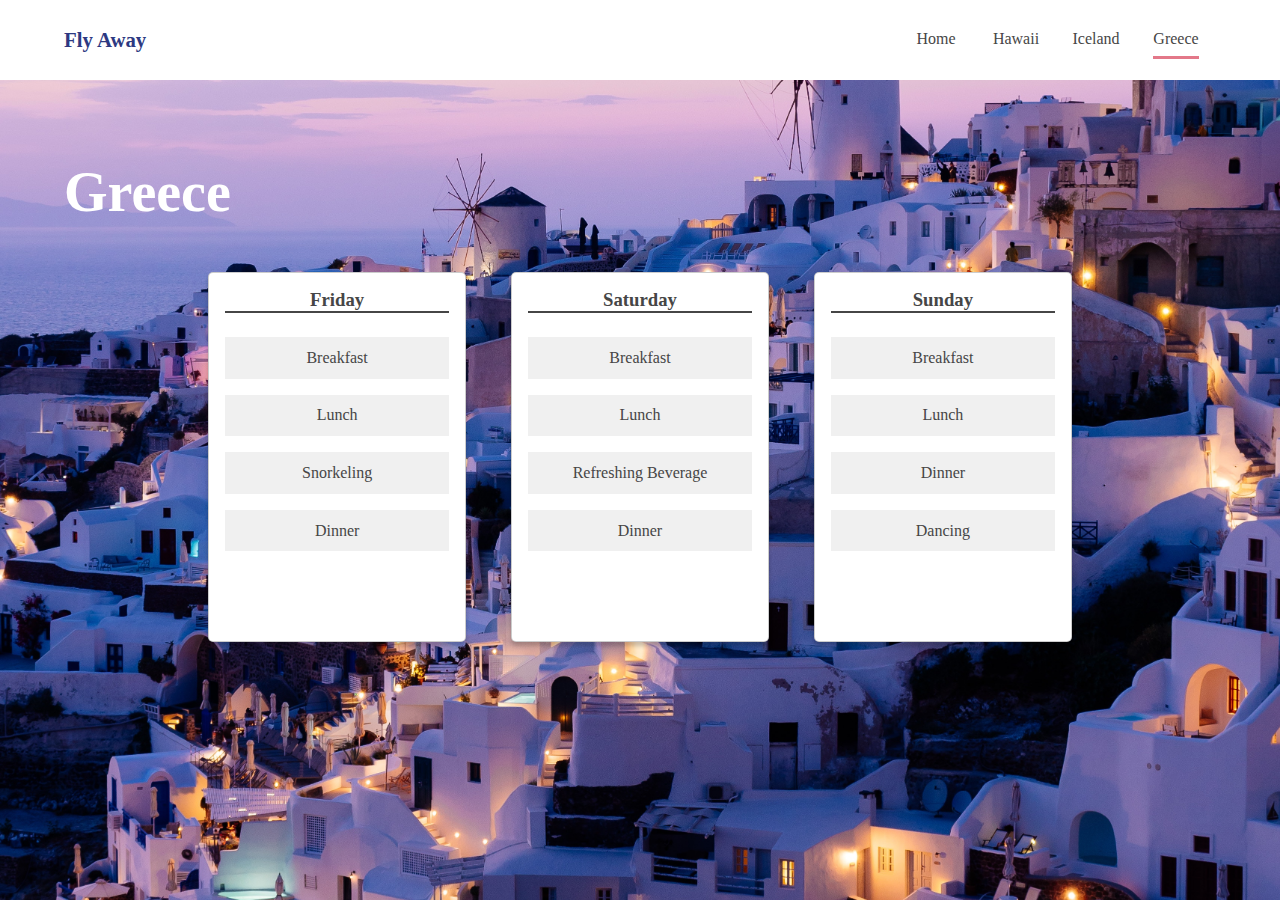
<file: Pages/Greece.html>
<!DOCTYPE html>
<html lang="en">
<head>
  <meta charset="UTF-8">
  <meta name="viewport" content="width=device-width, initial-scale=1.0">
  <title>Greece</title>
  <link rel="stylesheet" href="../css/destination.css">
</head>
<body class="background-image background-image__greece">
  <header>
    <nav class="nav-bar">
      <a href="../index.html" class="nav-bar__logo">Fly Away</a>
      <div class="nav-bar__links">
        <ul class="nav-bar__list">
          <li class="nav-bar__item"><a href="../index.html" class="nav-bar__anchor">Home</a></li>
          <li class="nav-bar__item"><a href="Hawaii.html" class="nav-bar__anchor">Hawaii</a></li>
          <li class="nav-bar__item"><a href="Iceland.html" class="nav-bar__anchor">Iceland</a></li>
          <li class="nav-bar__item"><a href="Greece.html" class="nav-bar__anchor nav-bar__active">Greece</a></li>
        </ul>
      </div>
    </nav>
  </header>

  <section class="daily-activities">
    <h1>Greece</h1>
    <div class="daily-activities__container">
      <div class="daily-activities__by-day">
        <h3 class="daily-activities__header">Friday</h3>
        <ul class="daily-activities__list">
          <li class="daily-activities__item">Breakfast</li>
          <li class="daily-activities__item">Lunch</li>
          <li class="daily-activities__item">Snorkeling</li>
          <li class="daily-activities__item">Dinner</li>
        </ul>
      </div>

      <div class="daily-activities__by-day">
        <h3 class="daily-activities__header">Saturday</h3>
        <ul class="daily-activities__list">
          <li class="daily-activities__item">Breakfast</li>
          <li class="daily-activities__item">Lunch</li>
          <li class="daily-activities__item">Refreshing Beverage</li>
          <li class="daily-activities__item">Dinner</li>
        </ul>
      </div>

      <div class="daily-activities__by-day">
        <h3 class="daily-activities__header">Sunday</h3>
        <ul class="daily-activities__list">
          <li class="daily-activities__item">Breakfast</li>
          <li class="daily-activities__item">Lunch</li>
          <li class="daily-activities__item">Dinner</li>
          <li class="daily-activities__item">Dancing</li>
        </ul>
      </div>
    </div>
  </section>

</body>
</html>
</file>
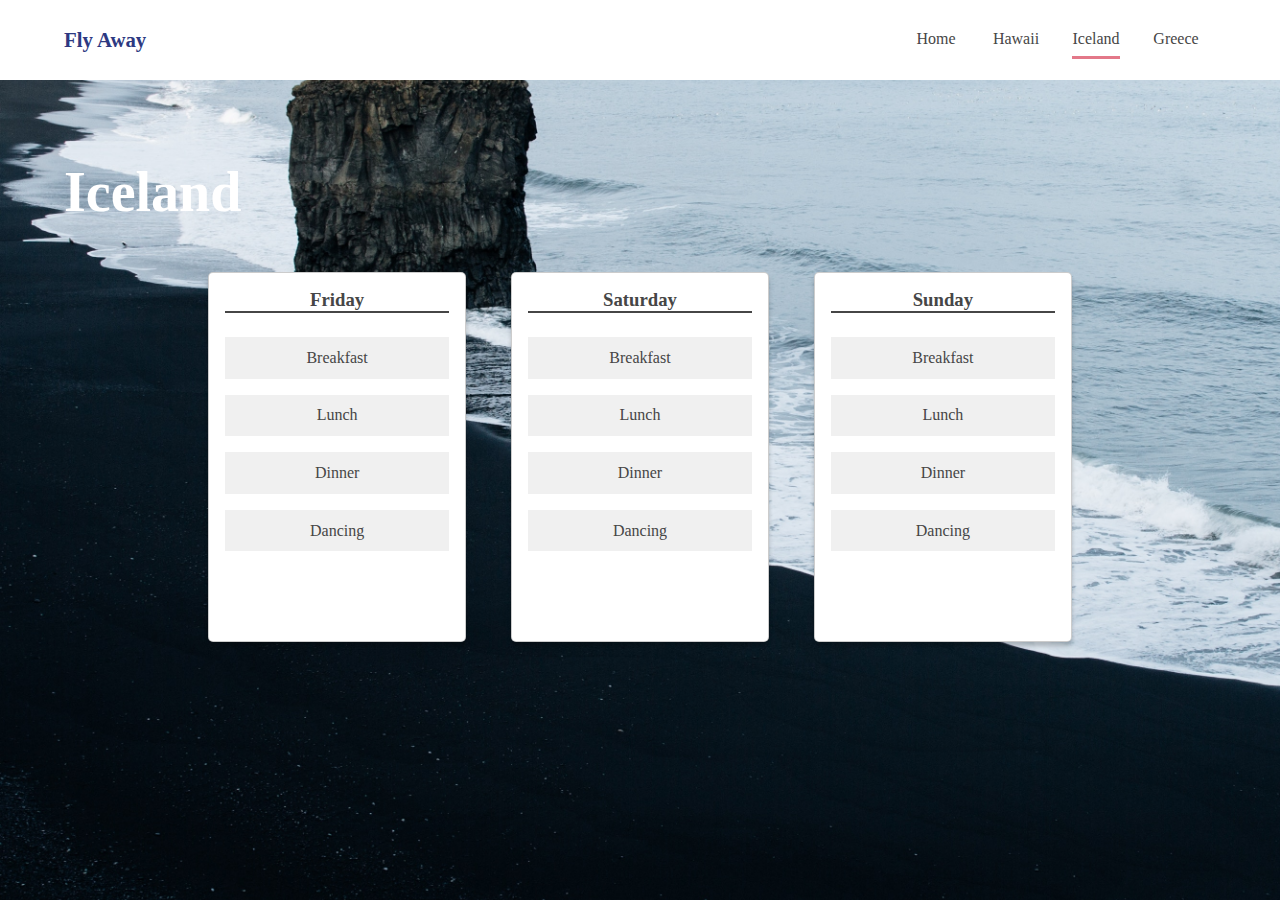
<file: Pages/Iceland.html>
<!DOCTYPE html>
<html lang="en">
<head>
  <meta charset="UTF-8">
  <meta name="viewport" content="width=device-width, initial-scale=1.0">
  <title>Iceland</title>
  <link rel="stylesheet" href="../css/destination.css">
</head>
<body class="background-image background-image__iceland">
  <header>
    <nav class="nav-bar">
      <a href="../index.html" class="nav-bar__logo">Fly Away</a>
      <div class="nav-bar__links">
        <ul class="nav-bar__list">
          <li class="nav-bar__item"><a href="../index.html" class="nav-bar__anchor">Home</a></li>
          <li class="nav-bar__item"><a href="Hawaii.html" class="nav-bar__anchor">Hawaii</a></li>
          <li class="nav-bar__item"><a href="Iceland.html" class="nav-bar__anchor nav-bar__active">Iceland</a></li>
          <li class="nav-bar__item"><a href="Greece.html" class="nav-bar__anchor">Greece</a></li>
        </ul>
      </div>
    </nav>
  </header>

  <section class="daily-activities">
    <h1>Iceland</h1>
    <div class="daily-activities__container">
      <div class="daily-activities__by-day">
        <h3 class="daily-activities__header">Friday</h3>
        <ul class="daily-activities__list">
          <li class="daily-activities__item">Breakfast</li>
          <li class="daily-activities__item">Lunch</li>
          <li class="daily-activities__item">Dinner</li>
          <li class="daily-activities__item">Dancing</li>
        </ul>
      </div>

      <div class="daily-activities__by-day">
        <h3 class="daily-activities__header">Saturday</h3>
        <ul class="daily-activities__list">
          <li class="daily-activities__item">Breakfast</li>
          <li class="daily-activities__item">Lunch</li>
          <li class="daily-activities__item">Dinner</li>
          <li class="daily-activities__item">Dancing</li>
        </ul>
      </div>

      <div class="daily-activities__by-day">
        <h3 class="daily-activities__header">Sunday</h3>
        <ul class="daily-activities__list">
          <li class="daily-activities__item">Breakfast</li>
          <li class="daily-activities__item">Lunch</li>
          <li class="daily-activities__item">Dinner</li>
          <li class="daily-activities__item">Dancing</li>
        </ul>
      </div>
    </div>
  </section>

</body>
</html>
</file>
<file: css/destination.css>
body, html {
  margin: 0;
  padding: 0;
  box-sizing: border-box;
  font-family: Verdana;
}

header {
  display: flex;
  background-color: #ffffff;
  width: 100%;
  height: 5rem;
  position: fixed;
}

.background-image {
  background-position: center;
  background-size: cover;
}

.background-image__hawaii {
  background-image: url("../assets/hawaii.jpg");
  }

.background-image__iceland {
    background-image: url("../assets/iceland.jpg");
}

.background-image__greece {
    background-image: url("../assets/greece.jpg");
}


.nav-bar {
  display: flex;
  justify-content: space-between;
  width: 90%;
  margin: auto;
}

.nav-bar__logo {
  display: flex;
  align-items: center;
  color: #2d3982;
  text-decoration: none;
  font-size: 1.3rem;
  font-weight: bold;
}

.nav-bar__list {
  display: flex;
  flex-direction: row;
  padding: 0;
}

.nav-bar__item {
  display: flex;
  width: 5rem;
  justify-content: space-evenly;
}

.nav-bar__anchor {
  text-decoration: none;
  padding: 0.5rem 0;
  color: #464646;
}

.nav-bar__anchor:hover {
  border-bottom: 3px solid #e37889;
}

.nav-bar__active {
  border-bottom: 3px solid #e37889;
}

.daily-activities {
  padding: 10rem 4rem 5rem 4rem;
}

.daily-activities__container {
  display: flex;
  justify-content: space-evenly;
  align-items: center;
  flex-wrap: wrap;
  width: 80%;
  margin: 0 auto 0 auto;
}

.daily-activities h1 {
  display: flex;
  justify-content: start;
  align-items: center;
  width: 100%;
  margin: 0 auto;
  color: #ffffff;
  font-size: 3.5rem;
  padding-bottom: 2rem;
}

.daily-activities__by-day {
  min-width: 14rem;
  min-height: 21rem;
  padding: 1rem;
  background-color: #ffffff;
  margin: 1rem 1rem;
  border-radius: 5px;
  border: 1px solid rgba(0, 0, 0, 0.2);
  box-shadow: 0 4px 4px rgba(0, 0, 0, 0.2);
}

.daily-activities__by-day:hover {
  transform: scale(1.03);
  box-shadow: 8px 28px 50px rgba(39, 44, 49, .07);
  cursor: pointer;
}

.daily-activities__header {
  border-bottom: 2px solid #464646;
  display: flex;
  justify-content: center;
  margin: 0;
  color: #464646;
}

.daily-activities__list {
  display: flex;
  flex-direction: column;
  list-style: none;
  padding: 0;
}

.daily-activities__item {
  display: flex;
  justify-content: center;
  align-items: center;
  height: 2rem;
  margin: 0.5rem 0;
  background-color: #f0f0f0;
  color: #464646;
  padding: 0.3rem 0;
}
</file>
